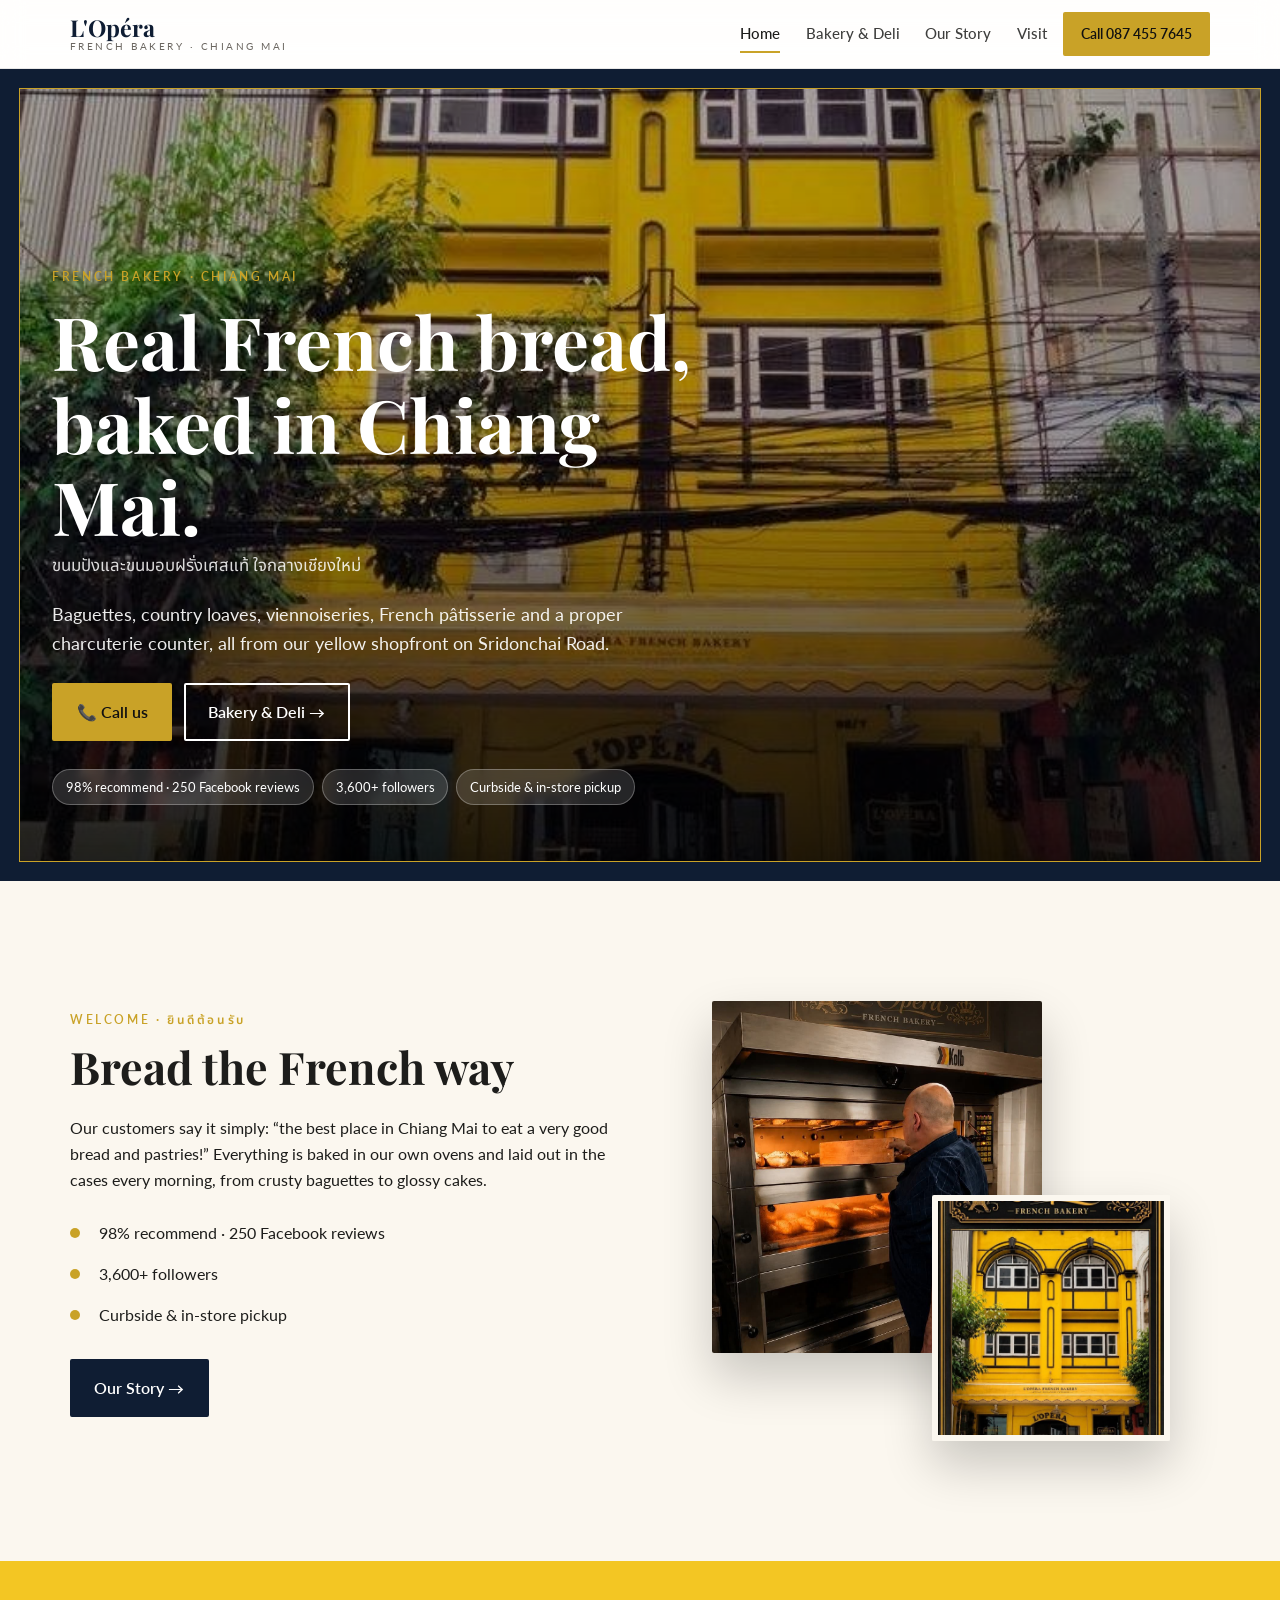
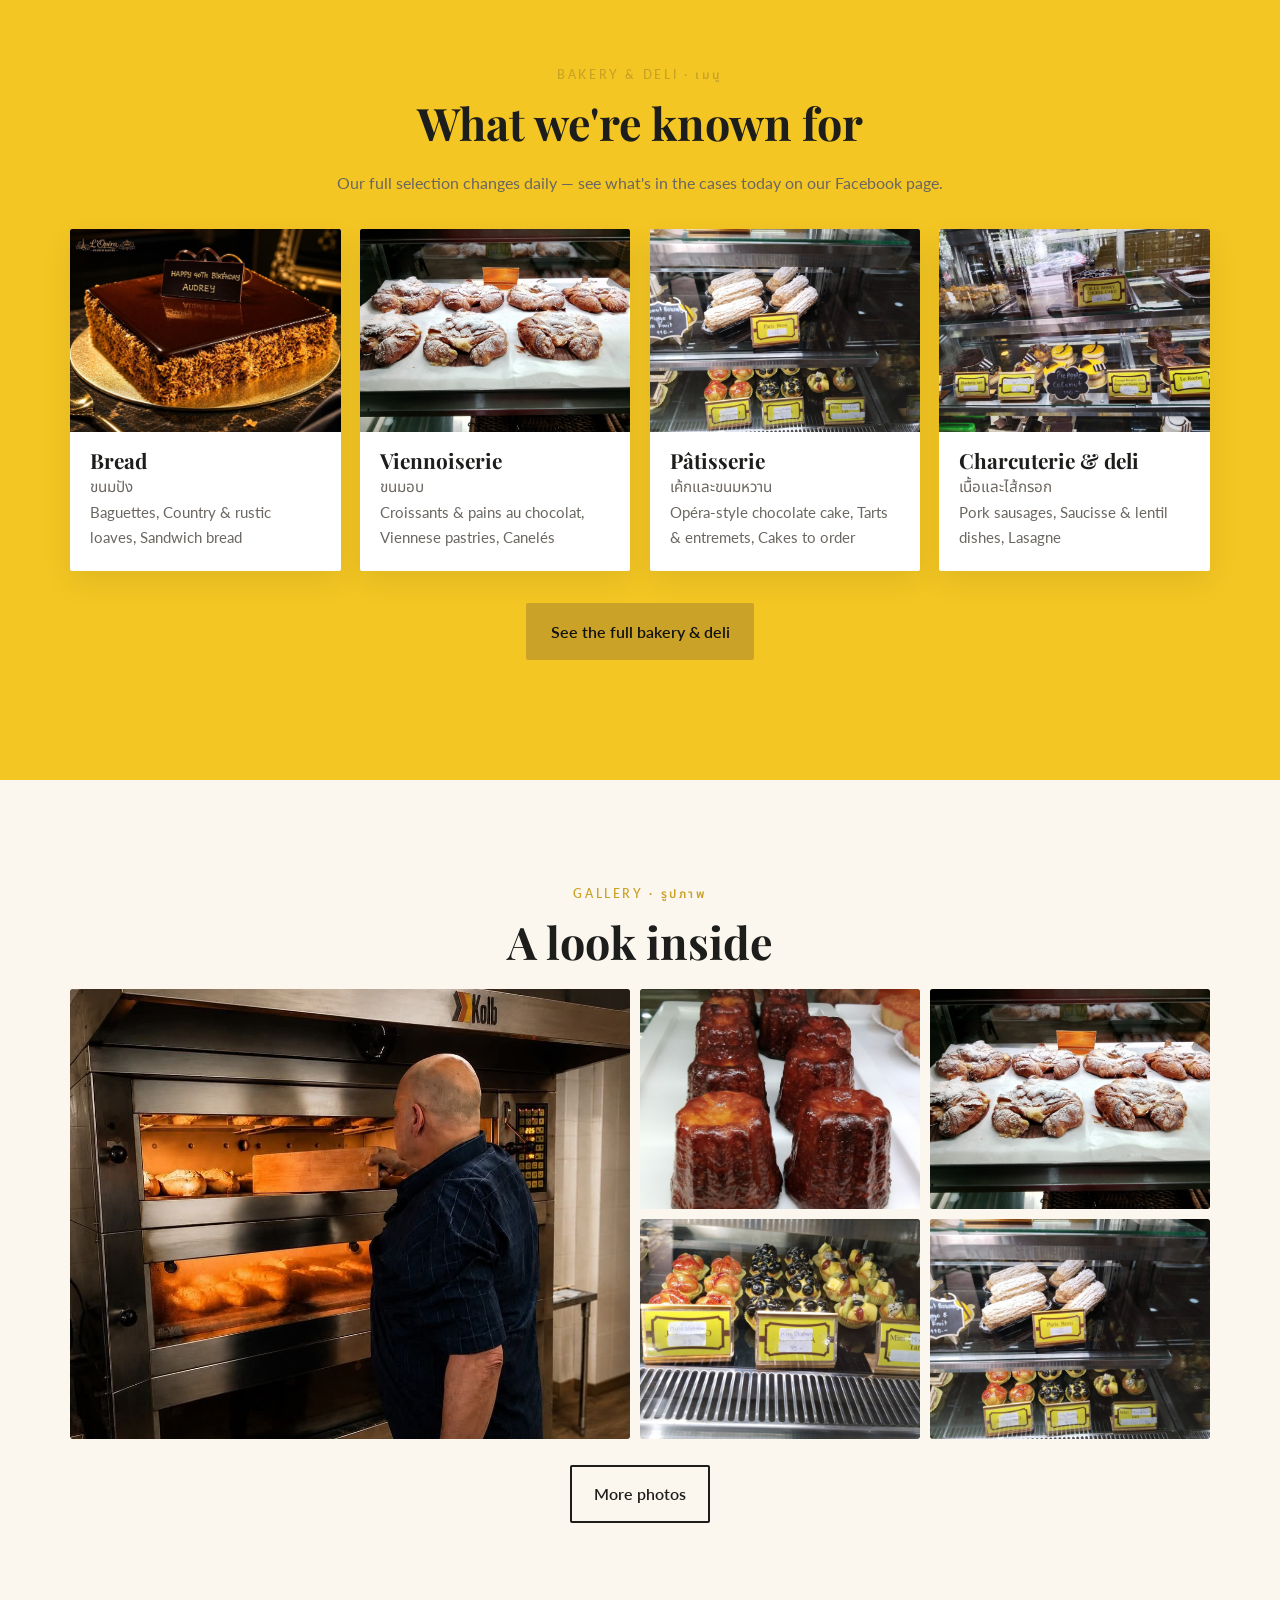
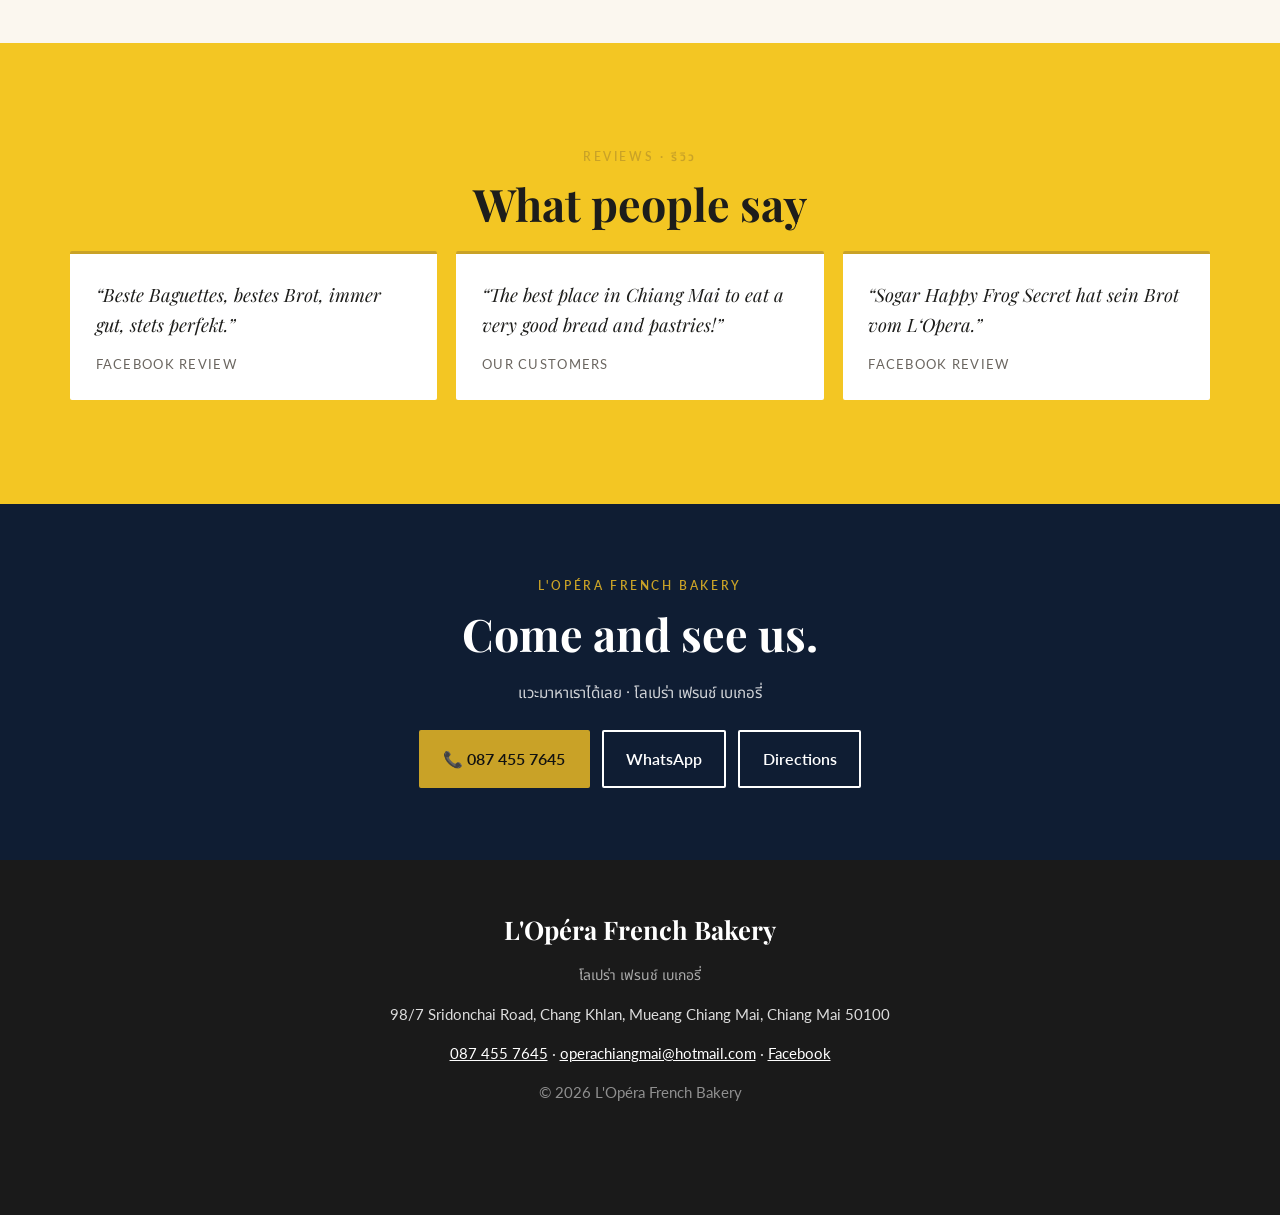
<file: index.html>
<!doctype html><html lang="en"><head><meta charset="utf-8"><meta name="viewport" content="width=device-width,initial-scale=1">
<title>L&#x27;Opéra French Bakery | French Bakery · Chiang Mai</title><meta name="description" content="Baguettes, country loaves, viennoiseries, French pâtisserie and a proper charcuterie counter, all from our yellow shopfront on Sridonchai Road."><meta name="theme-color" content="#0f1d33">
<meta property="og:title" content="L&#x27;Opéra French Bakery"><meta property="og:description" content="Baguettes, country loaves, viennoiseries, French pâtisserie and a proper charcuterie counter, all from our yellow shopfront on Sridonchai Road."><meta property="og:image" content="assets/images/00.jpg">
<link rel="preconnect" href="https://fonts.googleapis.com"><link rel="preconnect" href="https://fonts.gstatic.com" crossorigin>
<link href="https://fonts.googleapis.com/css2?family=Playfair+Display:wght@400;600;700&family=Lato:wght@300;400;500;600;700&family=Noto+Sans+Thai:wght@400;500&display=swap" rel="stylesheet"><link rel="stylesheet" href="css/styles.css"></head><body>
<header class="nav"><div class="wrap nav-in"><a class="brand" href="index.html"><b>L&#x27;Opéra</b><small>French Bakery · Chiang Mai</small></a>
<nav class="links" id="links"><a href="index.html" class=on>Home</a><a href="menu.html">Bakery &amp; Deli</a><a href="about.html">Our Story</a><a href="visit.html">Visit</a></nav><a class="btn sm" href="tel:0874557645">Call 087 455 7645</a><button class="burger" id="burger" aria-label="Menu"><span></span><span></span><span></span></button></div></header><section class="hero framed"><div class="frame"><img class="bgimg" src="assets/images/00.jpg" alt="Our yellow shopfront on Sridonchai Road"><div class="shade"></div><div class="hero-in rv"><p class="eyebrow">French Bakery · Chiang Mai</p><h1>Real French bread,<br>baked in Chiang Mai.</h1><p class="th">ขนมปังและขนมอบฝรั่งเศสแท้ ใจกลางเชียงใหม่</p><p class="lead">Baguettes, country loaves, viennoiseries, French pâtisserie and a proper charcuterie counter, all from our yellow shopfront on Sridonchai Road.</p><div class="cta"><a class="btn" href="tel:0874557645">📞 Call us</a><a class="btn ghost" style="color:#fff" href="menu.html">Bakery &amp; Deli →</a></div><div class="badges"><span>98% recommend · 250 Facebook reviews</span><span>3,600+ followers</span><span>Curbside &amp; in-store pickup</span></div></div></div></section>
<section class="s"><div class="wrap two"><div class="rv"><p class="eyebrow">Welcome · ยินดีต้อนรับ</p><h2>Bread the French way</h2><p>Our customers say it simply: “the best place in Chiang Mai to eat a very good bread and pastries!” Everything is baked in our own ovens and laid out in the cases every morning, from crusty baguettes to glossy cakes.</p><ul class="ticks"><li>98% recommend · 250 Facebook reviews</li><li>3,600+ followers</li><li>Curbside &amp; in-store pickup</li></ul><p style="margin-top:1.5rem"><a class="btn alt" href="about.html">Our Story →</a></p></div>
<figure class="stack rv"><img class="a1" src="assets/images/02.jpg" alt="Fresh from the oven" loading="lazy"><img class="a2" src="assets/images/01.jpg" alt="L&#x27;Opéra" loading="lazy"></figure></div></section>
<section class="s alt"><div class="wrap"><p class="eyebrow center">Bakery &amp; Deli · เมนู</p><h2 class="center">What we're known for</h2><p class="center sub">Our full selection changes daily — see what&#x27;s in the cases today on our Facebook page.</p><div class="feats"><article class="feat rv"><img src="assets/images/03.jpg" alt="Bread" loading="lazy"><div><h3>Bread</h3><p class="th">ขนมปัง</p><p>Baguettes, Country &amp; rustic loaves, Sandwich bread</p></div></article><article class="feat rv"><img src="assets/images/05.jpg" alt="Viennoiserie" loading="lazy"><div><h3>Viennoiserie</h3><p class="th">ขนมอบ</p><p>Croissants &amp; pains au chocolat, Viennese pastries, Canelés</p></div></article><article class="feat rv"><img src="assets/images/07.jpg" alt="Pâtisserie" loading="lazy"><div><h3>Pâtisserie</h3><p class="th">เค้กและขนมหวาน</p><p>Opéra-style chocolate cake, Tarts &amp; entremets, Cakes to order</p></div></article><article class="feat rv"><img src="assets/images/09.jpg" alt="Charcuterie &amp; deli" loading="lazy"><div><h3>Charcuterie &amp; deli</h3><p class="th">เนื้อและไส้กรอก</p><p>Pork sausages, Saucisse &amp; lentil dishes, Lasagne</p></div></article></div><p class="center" style="margin-top:2rem"><a class="btn" href="menu.html">See the full bakery &amp; deli</a></p></div></section>
<section class="s"><div class="wrap"><p class="eyebrow center">Gallery · รูปภาพ</p><h2 class="center">A look inside</h2><div class="strip rv"><a href="assets/images/02.jpg" data-lb="Fresh from the oven"><img src="assets/images/02.jpg" alt="Fresh from the oven" loading="lazy"></a><a href="assets/images/04.jpg" data-lb="Canelés"><img src="assets/images/04.jpg" alt="Canelés" loading="lazy"></a><a href="assets/images/05.jpg" data-lb="Pastries"><img src="assets/images/05.jpg" alt="Pastries" loading="lazy"></a><a href="assets/images/06.jpg" data-lb="The cake case"><img src="assets/images/06.jpg" alt="The cake case" loading="lazy"></a><a href="assets/images/07.jpg" data-lb="Morning cases"><img src="assets/images/07.jpg" alt="Morning cases" loading="lazy"></a></div><p class="center" style="margin-top:1.6rem"><a class="btn ghost" href="about.html#gallery">More photos</a></p></div></section>
<section class="s alt"><div class="wrap"><p class="eyebrow center">Reviews · รีวิว</p><h2 class="center">What people say</h2><div class="quotes"><blockquote class="rv">“Beste Baguettes, bestes Brot, immer gut, stets perfekt.”<cite>Facebook review</cite></blockquote><blockquote class="rv">“The best place in Chiang Mai to eat a very good bread and pastries!”<cite>Our customers</cite></blockquote><blockquote class="rv">“Sogar Happy Frog Secret hat sein Brot vom L‘Opera.”<cite>Facebook review</cite></blockquote></div></div></section><section class="band"><div class="wrap rv"><p class="eyebrow" style="color:var(--b)">L&#x27;Opéra French Bakery</p><h2>Come and see us.</h2><p class="th">แวะมาหาเราได้เลย · โลเปร่า เฟรนช์ เบเกอรี่</p>
<div class="cta"><a class="btn" href="tel:0874557645">📞 087 455 7645</a><a class="btn ghost" style="color:#fff" href="https://wa.me/66874557645">WhatsApp</a><a class="btn ghost" style="color:#fff" href="https://www.google.com/maps/search/?api=1&query=L%27Op%C3%A9ra%20French%20Bakery%2C%2098/7%20Sridonchai%20Road%2C%20Chang%20Khlan%2C%20Mueang%20Chiang%20Mai%2C%20Chiang%20Mai%2050100">Directions</a></div></div></section>
<footer class="foot"><div class="wrap"><b>L&#x27;Opéra French Bakery</b><p class="th">โลเปร่า เฟรนช์ เบเกอรี่</p><p>98/7 Sridonchai Road, Chang Khlan, Mueang Chiang Mai, Chiang Mai 50100</p>
<p><a href="tel:0874557645">087 455 7645</a> · <a href="mailto:operachiangmai@hotmail.com">operachiangmai@hotmail.com</a> · <a href="https://www.facebook.com/1518728611749956">Facebook</a></p><p style="opacity:.6">© 2026 L&#x27;Opéra French Bakery</p></div></footer>
<div class="mbar"><a href="tel:0874557645">📞 Call</a><a href="https://wa.me/66874557645">💬 WhatsApp</a><a href="https://www.google.com/maps/search/?api=1&query=L%27Op%C3%A9ra%20French%20Bakery%2C%2098/7%20Sridonchai%20Road%2C%20Chang%20Khlan%2C%20Mueang%20Chiang%20Mai%2C%20Chiang%20Mai%2050100">📍 Map</a></div>
<div class="lb" id="lb"><button aria-label="Close">×</button><img alt=""><p></p></div><script src="js/main.js"></script></body></html>
</file>
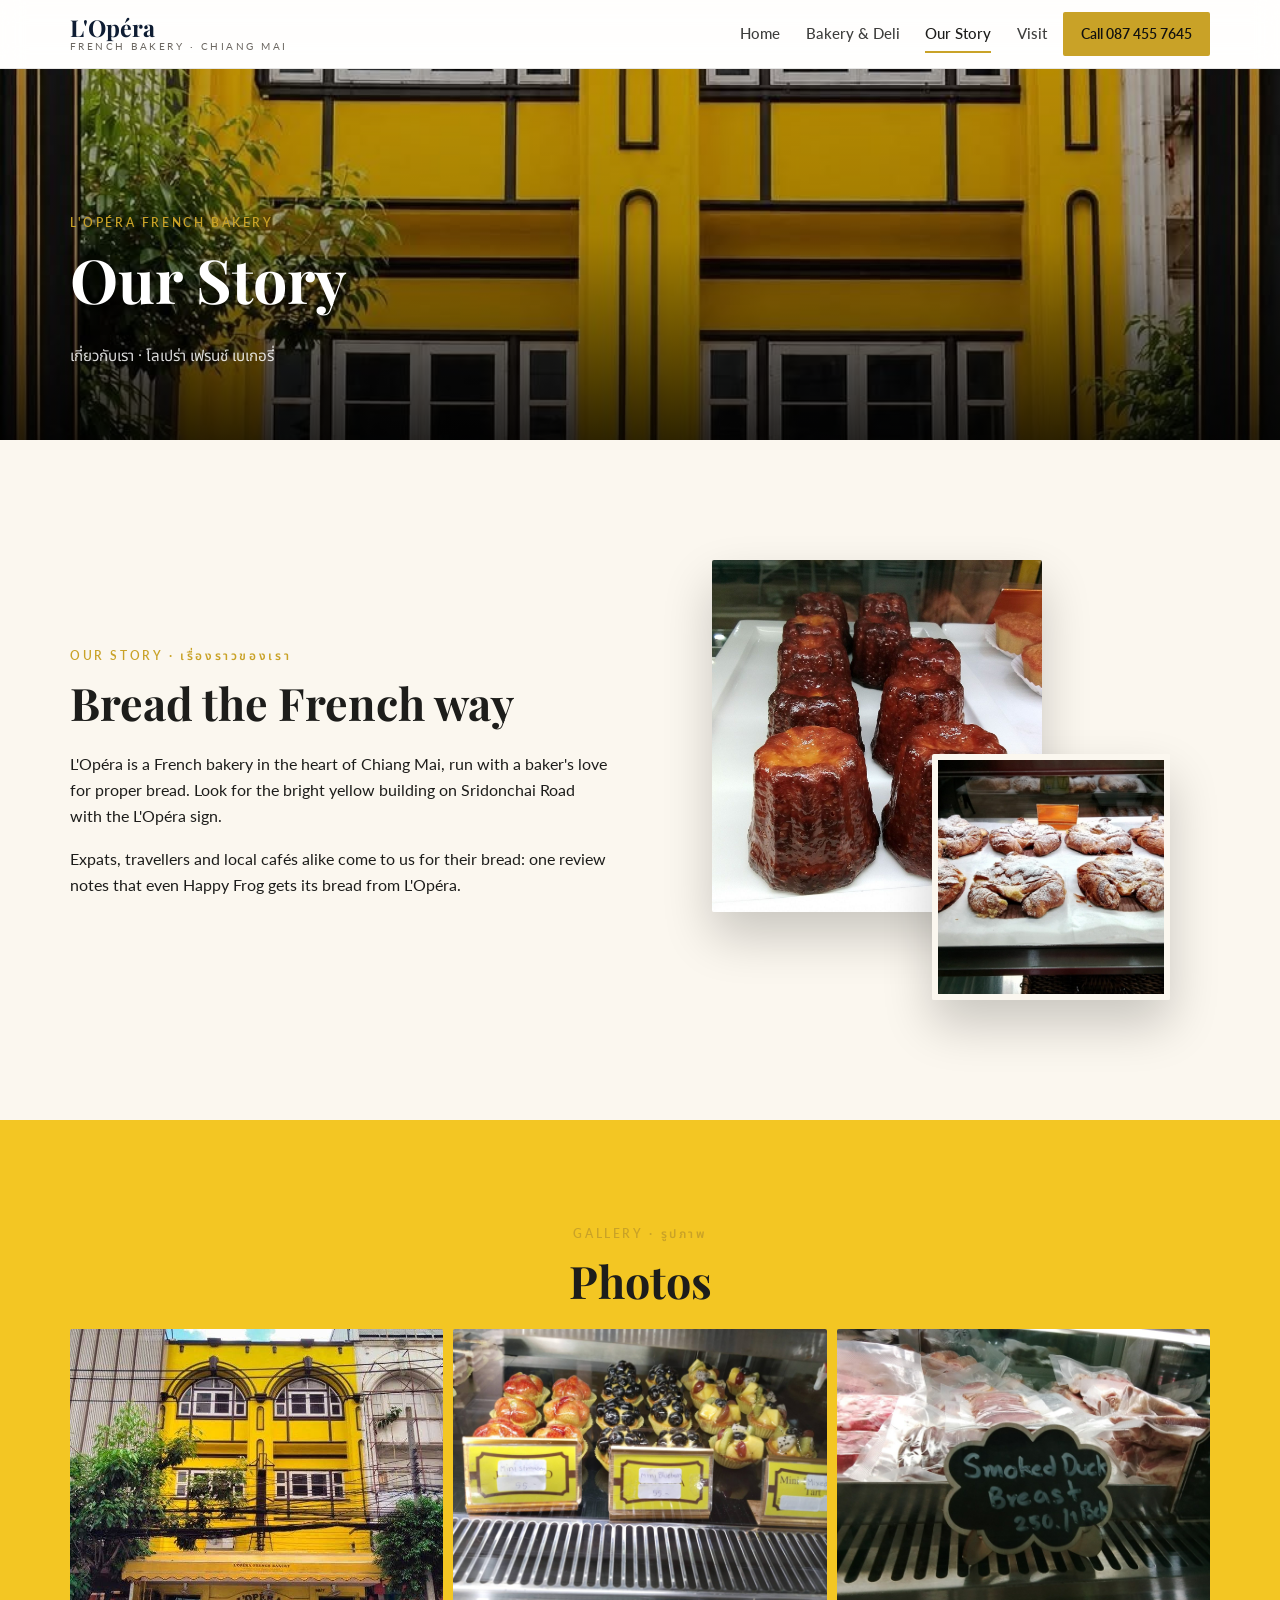
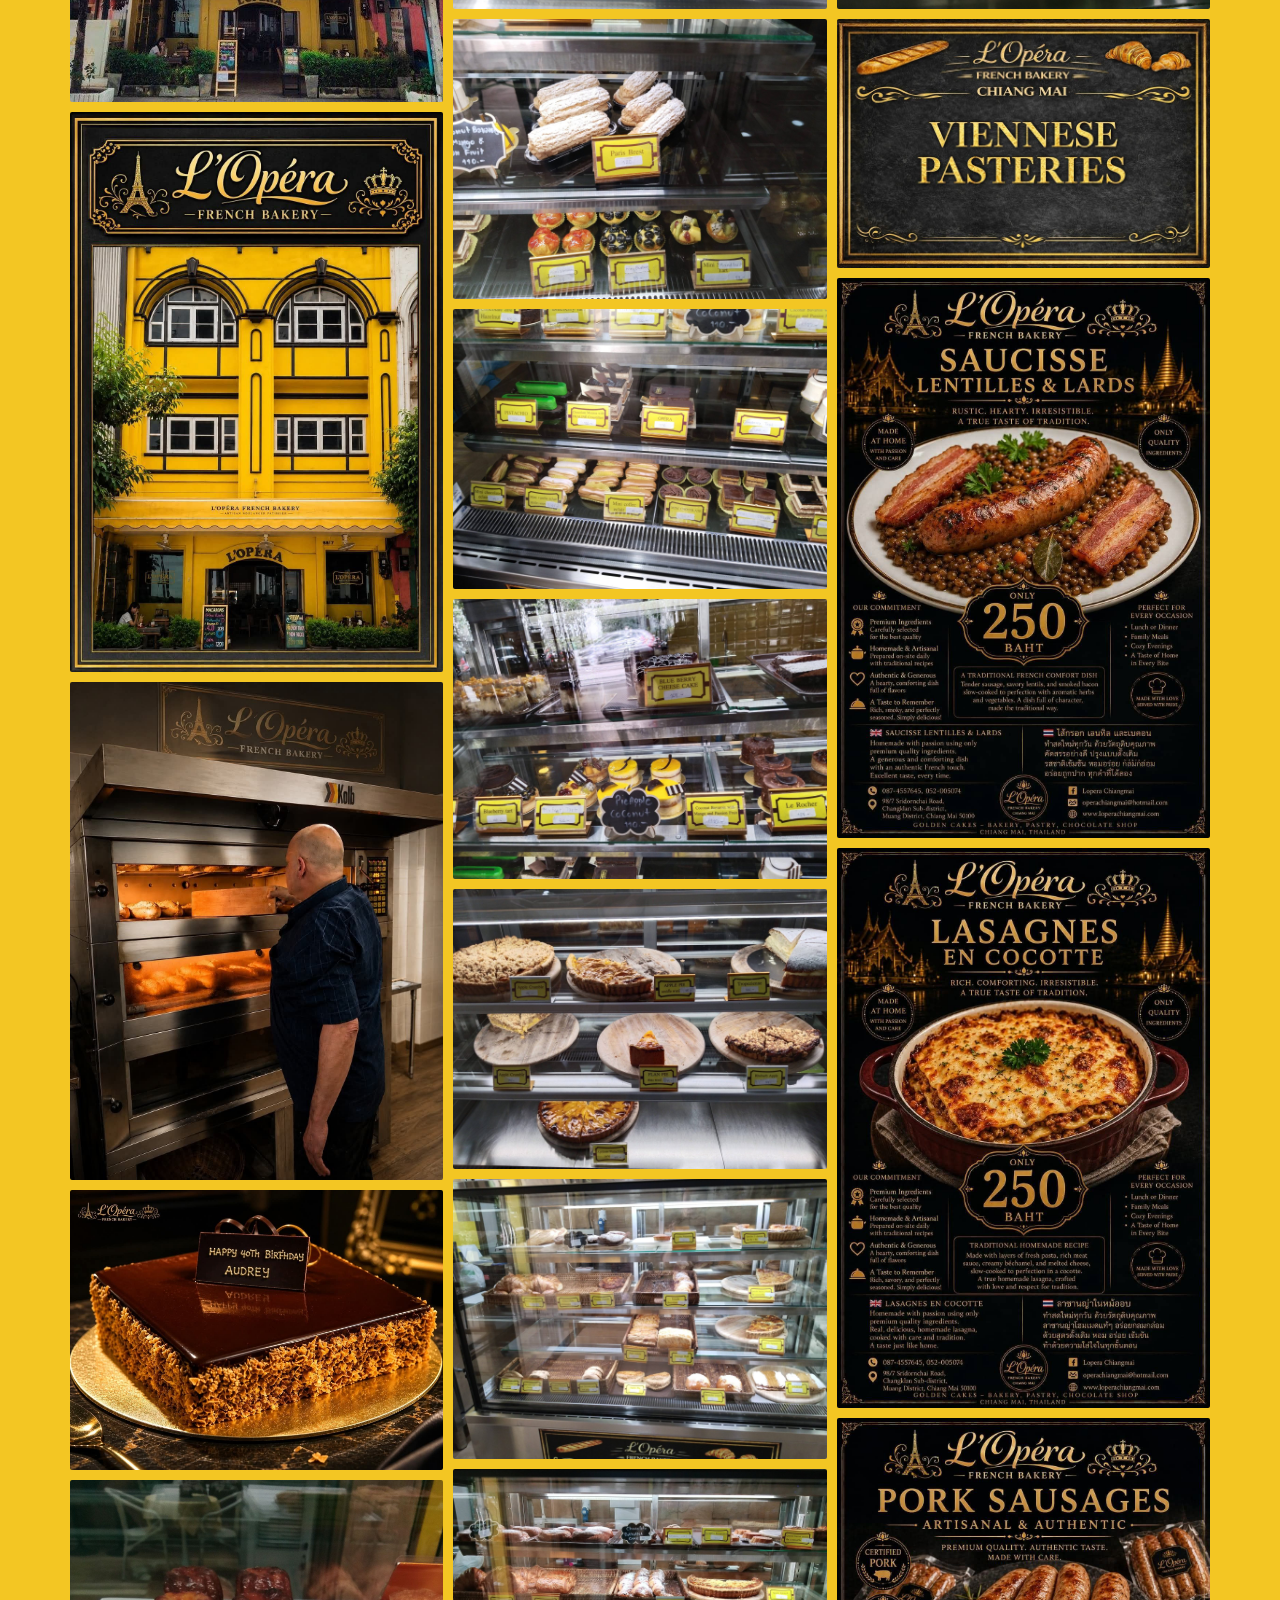
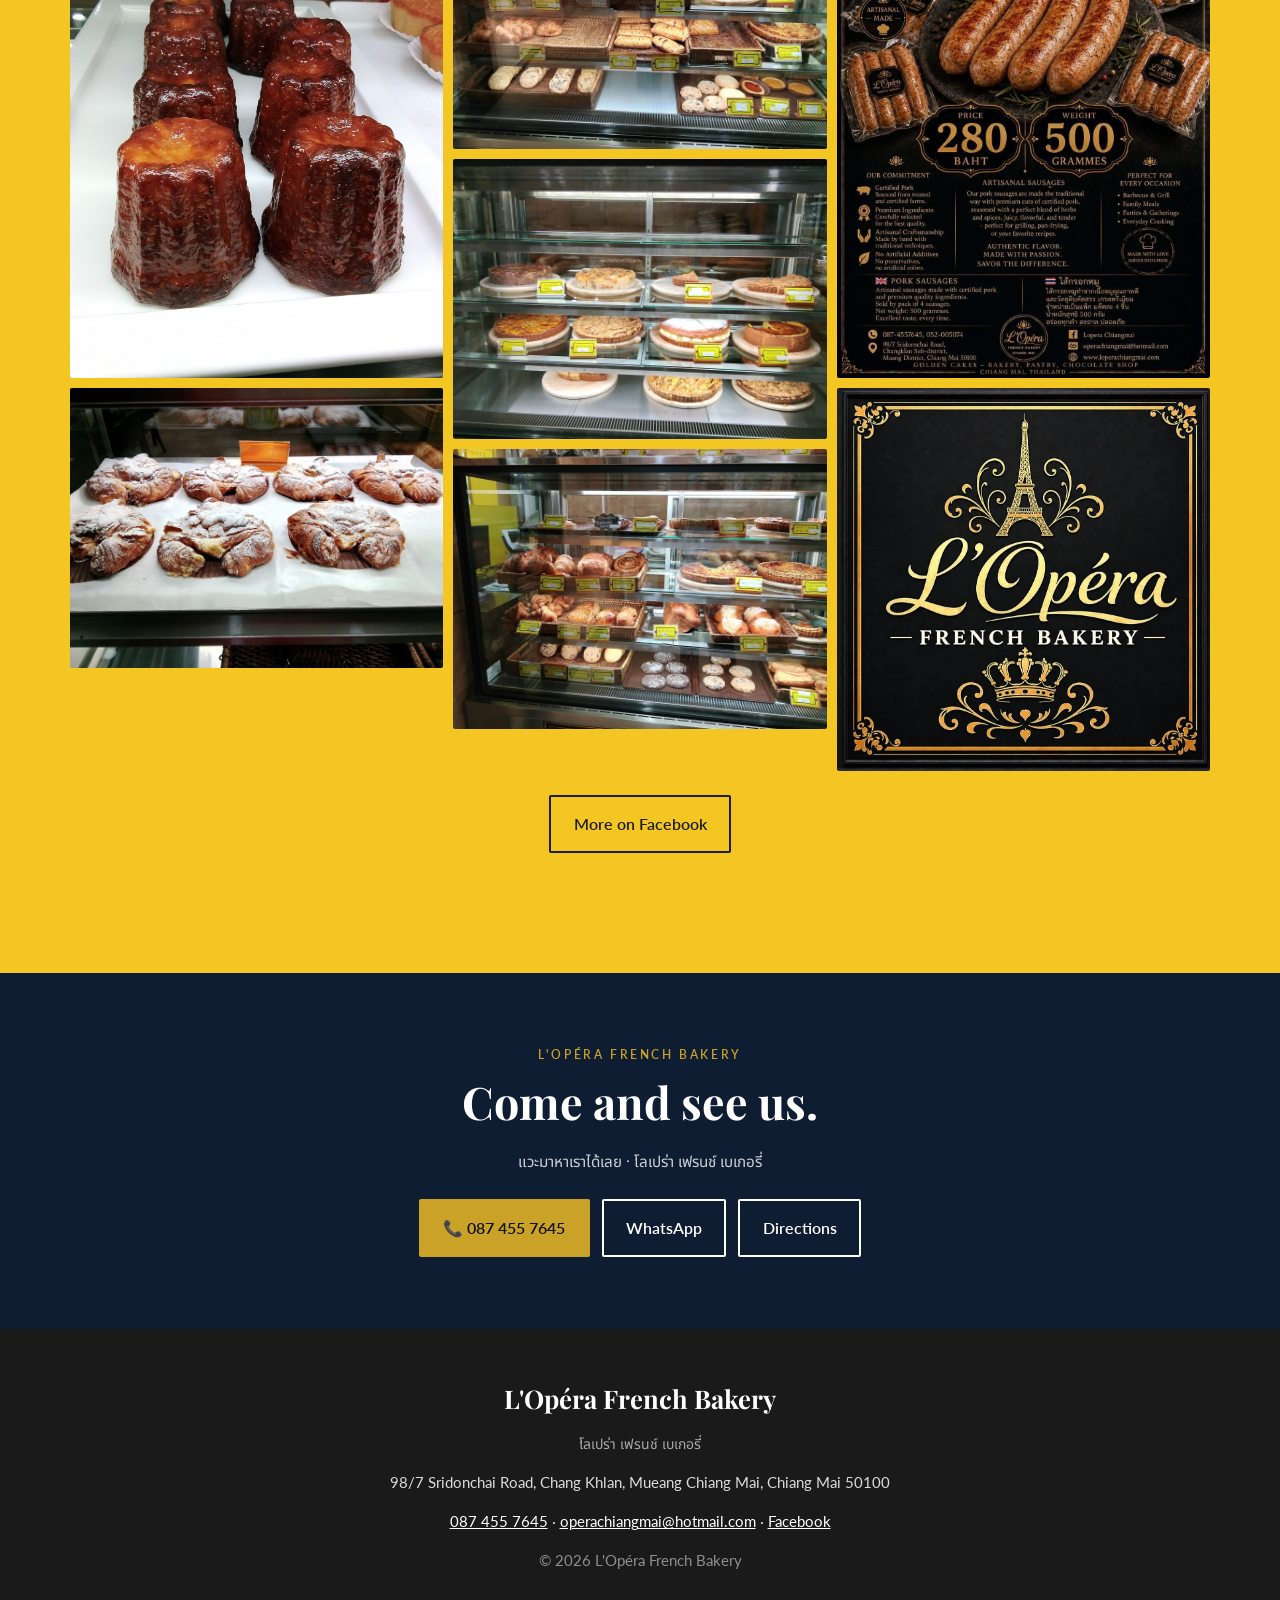
<file: about.html>
<!doctype html><html lang="en"><head><meta charset="utf-8"><meta name="viewport" content="width=device-width,initial-scale=1">
<title>Our Story | L&#x27;Opéra French Bakery</title><meta name="description" content="L&#x27;Opéra is a French bakery in the heart of Chiang Mai, run with a baker&#x27;s love for proper bread. Look for the bright yellow building on Sridonchai Road with the L&#x27;Opéra sign."><meta name="theme-color" content="#0f1d33">
<meta property="og:title" content="L&#x27;Opéra French Bakery"><meta property="og:description" content="L&#x27;Opéra is a French bakery in the heart of Chiang Mai, run with a baker&#x27;s love for proper bread. Look for the bright yellow building on Sridonchai Road with the L&#x27;Opéra sign."><meta property="og:image" content="assets/images/00.jpg">
<link rel="preconnect" href="https://fonts.googleapis.com"><link rel="preconnect" href="https://fonts.gstatic.com" crossorigin>
<link href="https://fonts.googleapis.com/css2?family=Playfair+Display:wght@400;600;700&family=Lato:wght@300;400;500;600;700&family=Noto+Sans+Thai:wght@400;500&display=swap" rel="stylesheet"><link rel="stylesheet" href="css/styles.css"></head><body>
<header class="nav"><div class="wrap nav-in"><a class="brand" href="index.html"><b>L&#x27;Opéra</b><small>French Bakery · Chiang Mai</small></a>
<nav class="links" id="links"><a href="index.html">Home</a><a href="menu.html">Bakery &amp; Deli</a><a href="about.html" class=on>Our Story</a><a href="visit.html">Visit</a></nav><a class="btn sm" href="tel:0874557645">Call 087 455 7645</a><button class="burger" id="burger" aria-label="Menu"><span></span><span></span><span></span></button></div></header><section class="phero"><img src="assets/images/01.jpg" alt=""><div class="shade"></div><div class="wrap rv"><p class="eyebrow">L&#x27;Opéra French Bakery</p><h1>Our Story</h1><p class="th">เกี่ยวกับเรา · โลเปร่า เฟรนช์ เบเกอรี่</p></div></section>
<section class="s"><div class="wrap two"><div class="rv"><p class="eyebrow">Our story · เรื่องราวของเรา</p><h2>Bread the French way</h2><p>L&#x27;Opéra is a French bakery in the heart of Chiang Mai, run with a baker&#x27;s love for proper bread. Look for the bright yellow building on Sridonchai Road with the L&#x27;Opéra sign.</p><p>Expats, travellers and local cafés alike come to us for their bread: one review notes that even Happy Frog gets its bread from L&#x27;Opéra.</p></div><figure class="stack rv"><img class="a1" src="assets/images/04.jpg" alt="Canelés" loading="lazy"><img class="a2" src="assets/images/05.jpg" alt="Pastries" loading="lazy"></figure></div></section>
<section class="s alt" id="gallery"><div class="wrap"><p class="eyebrow center">Gallery · รูปภาพ</p><h2 class="center">Photos</h2><div class="gal"><a href="assets/images/00.jpg" data-lb="Our yellow shopfront on Sridonchai Road"><img src="assets/images/00.jpg" alt="Our yellow shopfront on Sridonchai Road" loading="lazy"></a><a href="assets/images/01.jpg" data-lb="L&#x27;Opéra"><img src="assets/images/01.jpg" alt="L&#x27;Opéra" loading="lazy"></a><a href="assets/images/02.jpg" data-lb="Fresh from the oven"><img src="assets/images/02.jpg" alt="Fresh from the oven" loading="lazy"></a><a href="assets/images/03.jpg" data-lb="Chocolate layer cake"><img src="assets/images/03.jpg" alt="Chocolate layer cake" loading="lazy"></a><a href="assets/images/04.jpg" data-lb="Canelés"><img src="assets/images/04.jpg" alt="Canelés" loading="lazy"></a><a href="assets/images/05.jpg" data-lb="Pastries"><img src="assets/images/05.jpg" alt="Pastries" loading="lazy"></a><a href="assets/images/06.jpg" data-lb="The cake case"><img src="assets/images/06.jpg" alt="The cake case" loading="lazy"></a><a href="assets/images/07.jpg" data-lb="Morning cases"><img src="assets/images/07.jpg" alt="Morning cases" loading="lazy"></a><a href="assets/images/08.jpg" data-lb="Viennoiserie"><img src="assets/images/08.jpg" alt="Viennoiserie" loading="lazy"></a><a href="assets/images/09.jpg" data-lb="Breads"><img src="assets/images/09.jpg" alt="Breads" loading="lazy"></a><a href="assets/images/10.jpg" data-lb="Tarts"><img src="assets/images/10.jpg" alt="Tarts" loading="lazy"></a><a href="assets/images/11.jpg" data-lb="Cakes"><img src="assets/images/11.jpg" alt="Cakes" loading="lazy"></a><a href="assets/images/12.jpg" data-lb="Pâtisserie"><img src="assets/images/12.jpg" alt="Pâtisserie" loading="lazy"></a><a href="assets/images/13.jpg" data-lb="Tarts &amp; quiches"><img src="assets/images/13.jpg" alt="Tarts &amp; quiches" loading="lazy"></a><a href="assets/images/14.jpg" data-lb="Daily specials"><img src="assets/images/14.jpg" alt="Daily specials" loading="lazy"></a><a href="assets/images/15.jpg" data-lb="Deli counter"><img src="assets/images/15.jpg" alt="Deli counter" loading="lazy"></a><a href="assets/images/16.jpg" data-lb="Smoked pork belly"><img src="assets/images/16.jpg" alt="Smoked pork belly" loading="lazy"></a><a href="assets/images/17.jpg" data-lb="Saucisse &amp; lentils"><img src="assets/images/17.jpg" alt="Saucisse &amp; lentils" loading="lazy"></a><a href="assets/images/18.jpg" data-lb="Lasagne"><img src="assets/images/18.jpg" alt="Lasagne" loading="lazy"></a><a href="assets/images/19.jpg" data-lb="Pork sausages"><img src="assets/images/19.jpg" alt="Pork sausages" loading="lazy"></a><a href="assets/images/20.jpg" data-lb="L&#x27;Opéra French Bakery"><img src="assets/images/20.jpg" alt="L&#x27;Opéra French Bakery" loading="lazy"></a></div><p class="center" style="margin-top:1.5rem"><a class="btn ghost" href="https://www.facebook.com/1518728611749956">More on Facebook</a></p></div></section><section class="band"><div class="wrap rv"><p class="eyebrow" style="color:var(--b)">L&#x27;Opéra French Bakery</p><h2>Come and see us.</h2><p class="th">แวะมาหาเราได้เลย · โลเปร่า เฟรนช์ เบเกอรี่</p>
<div class="cta"><a class="btn" href="tel:0874557645">📞 087 455 7645</a><a class="btn ghost" style="color:#fff" href="https://wa.me/66874557645">WhatsApp</a><a class="btn ghost" style="color:#fff" href="https://www.google.com/maps/search/?api=1&query=L%27Op%C3%A9ra%20French%20Bakery%2C%2098/7%20Sridonchai%20Road%2C%20Chang%20Khlan%2C%20Mueang%20Chiang%20Mai%2C%20Chiang%20Mai%2050100">Directions</a></div></div></section>
<footer class="foot"><div class="wrap"><b>L&#x27;Opéra French Bakery</b><p class="th">โลเปร่า เฟรนช์ เบเกอรี่</p><p>98/7 Sridonchai Road, Chang Khlan, Mueang Chiang Mai, Chiang Mai 50100</p>
<p><a href="tel:0874557645">087 455 7645</a> · <a href="mailto:operachiangmai@hotmail.com">operachiangmai@hotmail.com</a> · <a href="https://www.facebook.com/1518728611749956">Facebook</a></p><p style="opacity:.6">© 2026 L&#x27;Opéra French Bakery</p></div></footer>
<div class="mbar"><a href="tel:0874557645">📞 Call</a><a href="https://wa.me/66874557645">💬 WhatsApp</a><a href="https://www.google.com/maps/search/?api=1&query=L%27Op%C3%A9ra%20French%20Bakery%2C%2098/7%20Sridonchai%20Road%2C%20Chang%20Khlan%2C%20Mueang%20Chiang%20Mai%2C%20Chiang%20Mai%2050100">📍 Map</a></div>
<div class="lb" id="lb"><button aria-label="Close">×</button><img alt=""><p></p></div><script src="js/main.js"></script></body></html>
</file>
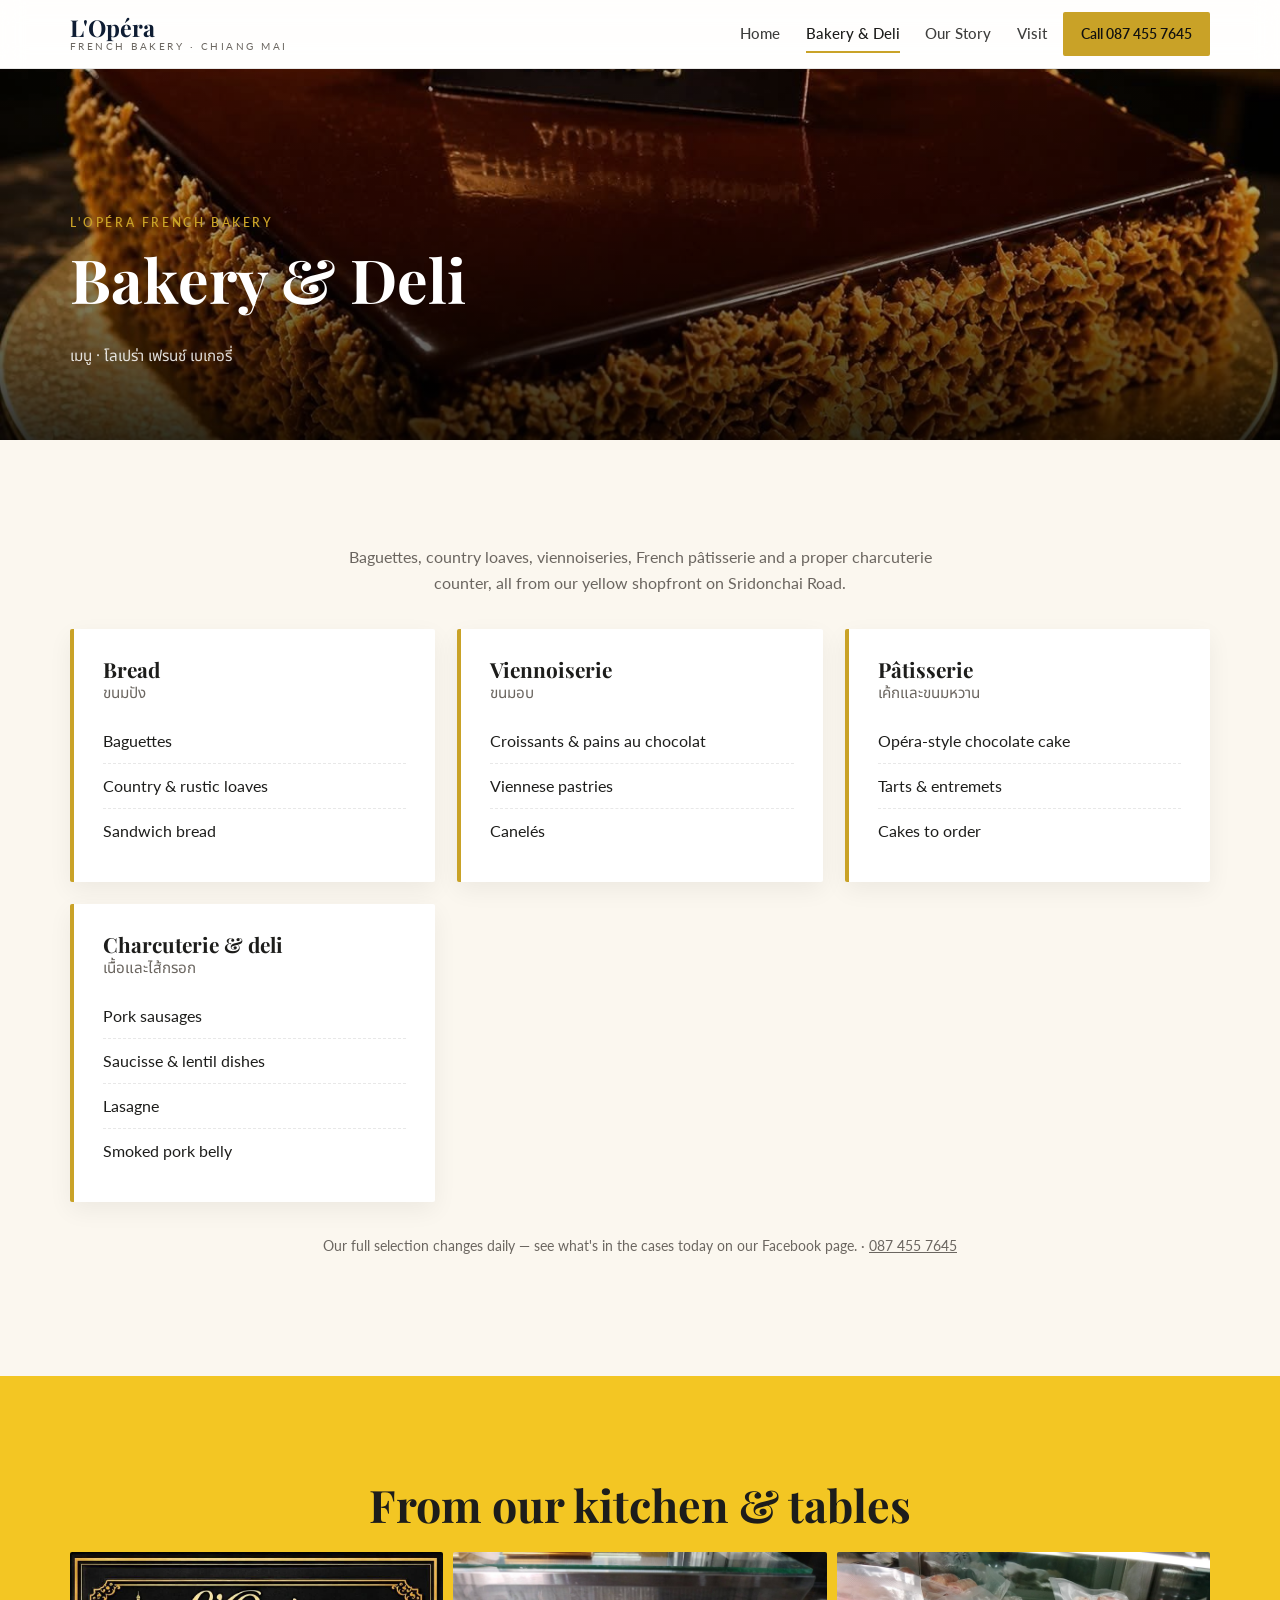
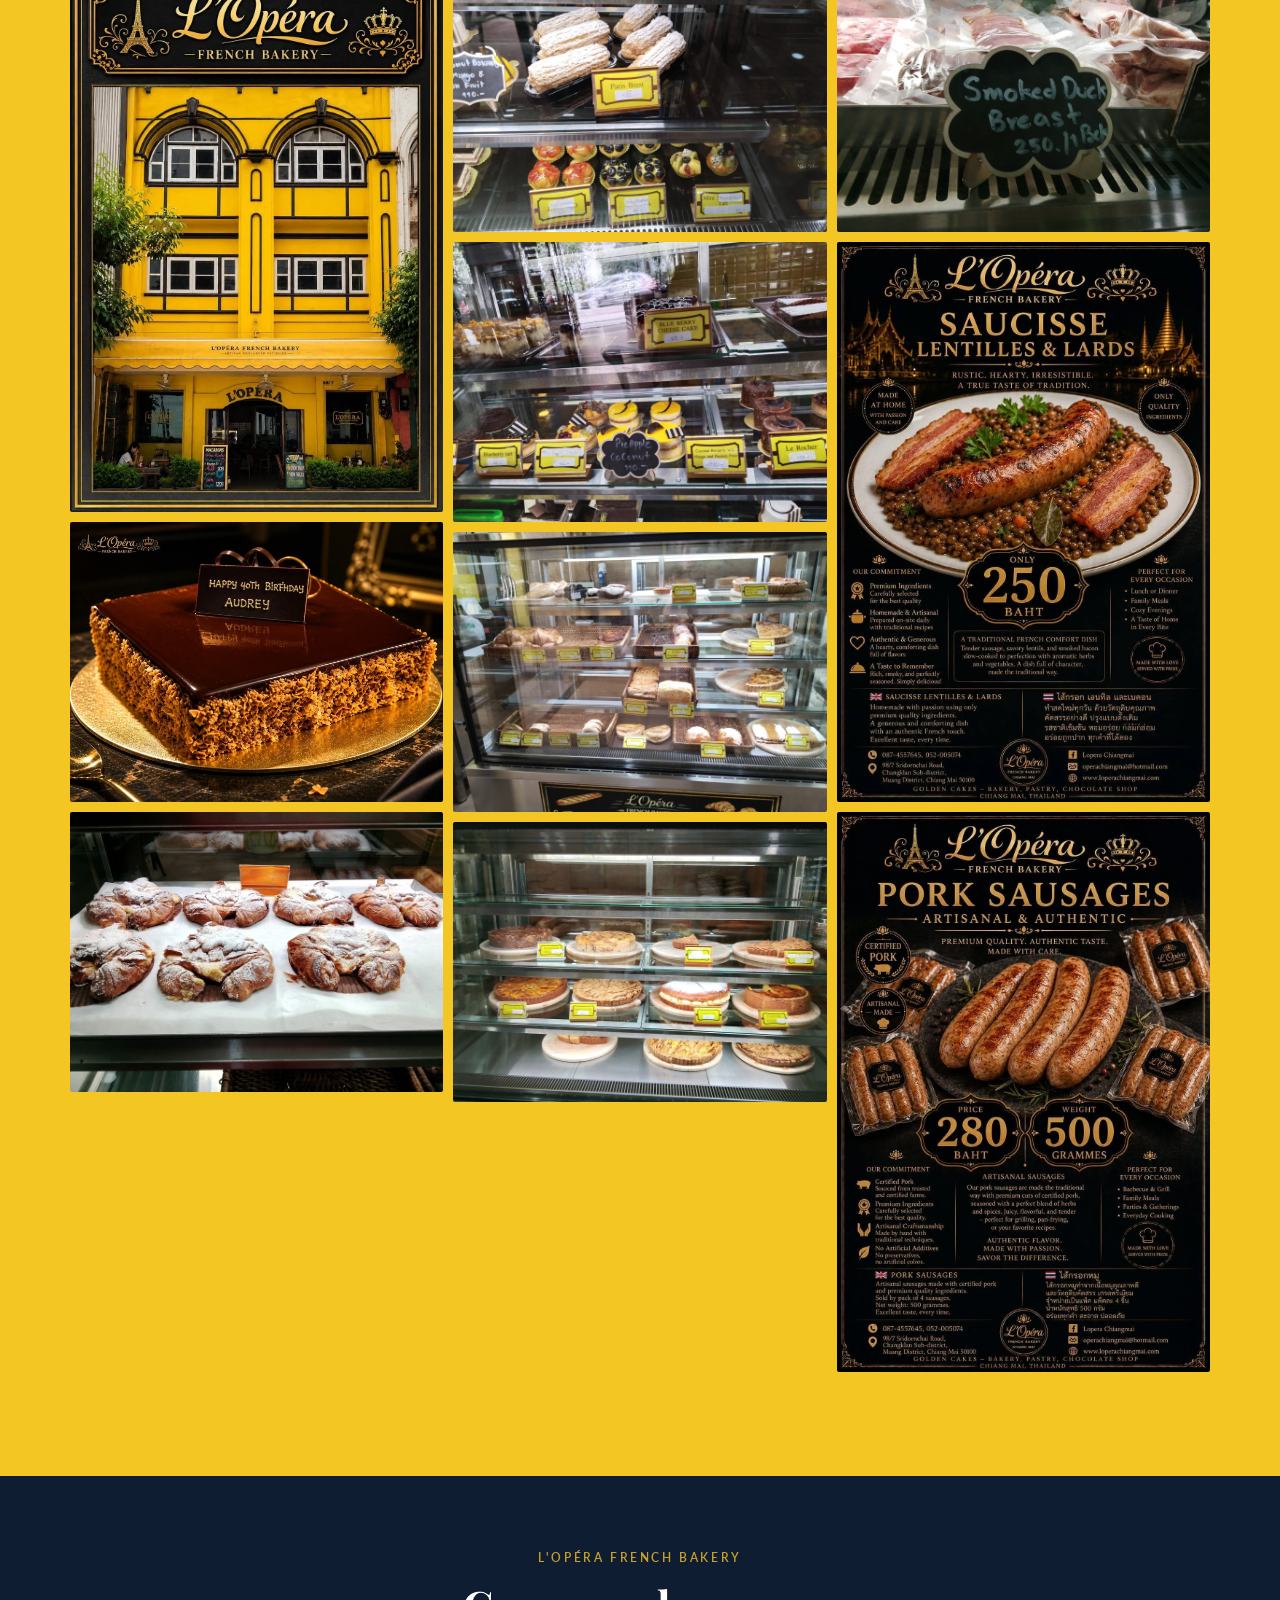
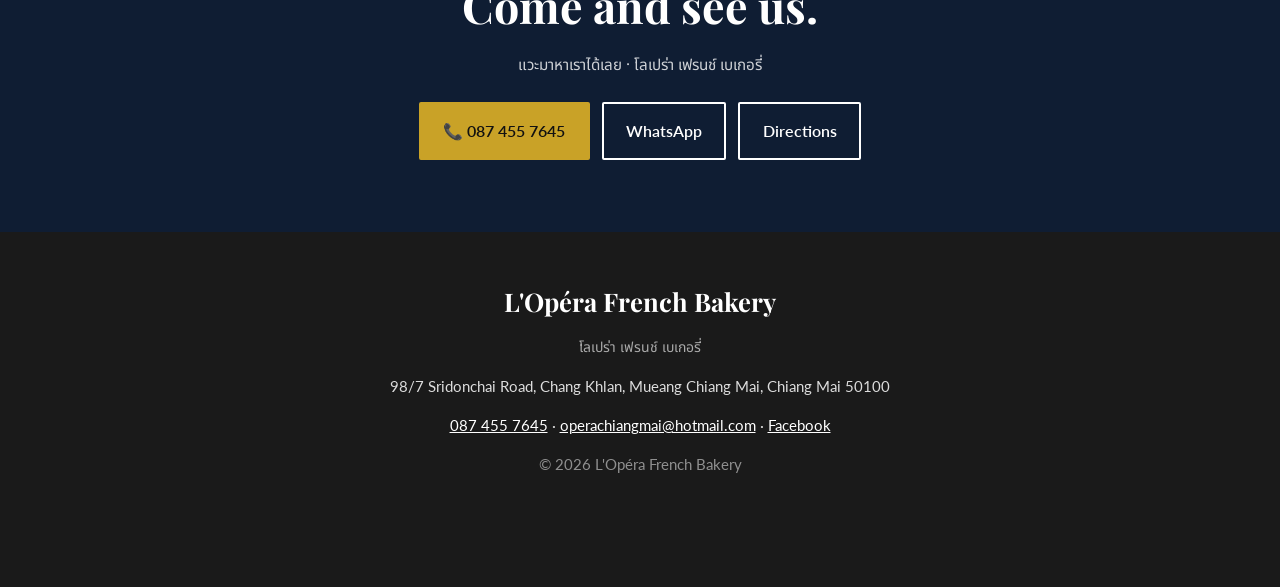
<file: menu.html>
<!doctype html><html lang="en"><head><meta charset="utf-8"><meta name="viewport" content="width=device-width,initial-scale=1">
<title>Bakery &amp; Deli | L&#x27;Opéra French Bakery</title><meta name="description" content="Our full selection changes daily — see what&#x27;s in the cases today on our Facebook page."><meta name="theme-color" content="#0f1d33">
<meta property="og:title" content="L&#x27;Opéra French Bakery"><meta property="og:description" content="Our full selection changes daily — see what&#x27;s in the cases today on our Facebook page."><meta property="og:image" content="assets/images/00.jpg">
<link rel="preconnect" href="https://fonts.googleapis.com"><link rel="preconnect" href="https://fonts.gstatic.com" crossorigin>
<link href="https://fonts.googleapis.com/css2?family=Playfair+Display:wght@400;600;700&family=Lato:wght@300;400;500;600;700&family=Noto+Sans+Thai:wght@400;500&display=swap" rel="stylesheet"><link rel="stylesheet" href="css/styles.css"></head><body>
<header class="nav"><div class="wrap nav-in"><a class="brand" href="index.html"><b>L&#x27;Opéra</b><small>French Bakery · Chiang Mai</small></a>
<nav class="links" id="links"><a href="index.html">Home</a><a href="menu.html" class=on>Bakery &amp; Deli</a><a href="about.html">Our Story</a><a href="visit.html">Visit</a></nav><a class="btn sm" href="tel:0874557645">Call 087 455 7645</a><button class="burger" id="burger" aria-label="Menu"><span></span><span></span><span></span></button></div></header><section class="phero"><img src="assets/images/03.jpg" alt=""><div class="shade"></div><div class="wrap rv"><p class="eyebrow">L&#x27;Opéra French Bakery</p><h1>Bakery &amp; Deli</h1><p class="th">เมนู · โลเปร่า เฟรนช์ เบเกอรี่</p></div></section>
<section class="s"><div class="wrap"><p class="center sub">Baguettes, country loaves, viennoiseries, French pâtisserie and a proper charcuterie counter, all from our yellow shopfront on Sridonchai Road.</p><div class="menu"><div class="mcard rv"><h3>Bread</h3><p class="th">ขนมปัง</p><ul><li>Baguettes</li><li>Country &amp; rustic loaves</li><li>Sandwich bread</li></ul></div><div class="mcard rv"><h3>Viennoiserie</h3><p class="th">ขนมอบ</p><ul><li>Croissants &amp; pains au chocolat</li><li>Viennese pastries</li><li>Canelés</li></ul></div><div class="mcard rv"><h3>Pâtisserie</h3><p class="th">เค้กและขนมหวาน</p><ul><li>Opéra-style chocolate cake</li><li>Tarts &amp; entremets</li><li>Cakes to order</li></ul></div><div class="mcard rv"><h3>Charcuterie &amp; deli</h3><p class="th">เนื้อและไส้กรอก</p><ul><li>Pork sausages</li><li>Saucisse &amp; lentil dishes</li><li>Lasagne</li><li>Smoked pork belly</li></ul></div></div><p class="note">Our full selection changes daily — see what&#x27;s in the cases today on our Facebook page. · <a href="tel:0874557645">087 455 7645</a></p></div></section>
<section class="s alt"><div class="wrap"><h2 class="center">From our kitchen &amp; tables</h2><div class="gal rv"><a href="assets/images/01.jpg" data-lb="L&#x27;Opéra"><img src="assets/images/01.jpg" alt="L&#x27;Opéra" loading="lazy"></a><a href="assets/images/03.jpg" data-lb="Chocolate layer cake"><img src="assets/images/03.jpg" alt="Chocolate layer cake" loading="lazy"></a><a href="assets/images/05.jpg" data-lb="Pastries"><img src="assets/images/05.jpg" alt="Pastries" loading="lazy"></a><a href="assets/images/07.jpg" data-lb="Morning cases"><img src="assets/images/07.jpg" alt="Morning cases" loading="lazy"></a><a href="assets/images/09.jpg" data-lb="Breads"><img src="assets/images/09.jpg" alt="Breads" loading="lazy"></a><a href="assets/images/11.jpg" data-lb="Cakes"><img src="assets/images/11.jpg" alt="Cakes" loading="lazy"></a><a href="assets/images/13.jpg" data-lb="Tarts &amp; quiches"><img src="assets/images/13.jpg" alt="Tarts &amp; quiches" loading="lazy"></a><a href="assets/images/15.jpg" data-lb="Deli counter"><img src="assets/images/15.jpg" alt="Deli counter" loading="lazy"></a><a href="assets/images/17.jpg" data-lb="Saucisse &amp; lentils"><img src="assets/images/17.jpg" alt="Saucisse &amp; lentils" loading="lazy"></a><a href="assets/images/19.jpg" data-lb="Pork sausages"><img src="assets/images/19.jpg" alt="Pork sausages" loading="lazy"></a></div></div></section><section class="band"><div class="wrap rv"><p class="eyebrow" style="color:var(--b)">L&#x27;Opéra French Bakery</p><h2>Come and see us.</h2><p class="th">แวะมาหาเราได้เลย · โลเปร่า เฟรนช์ เบเกอรี่</p>
<div class="cta"><a class="btn" href="tel:0874557645">📞 087 455 7645</a><a class="btn ghost" style="color:#fff" href="https://wa.me/66874557645">WhatsApp</a><a class="btn ghost" style="color:#fff" href="https://www.google.com/maps/search/?api=1&query=L%27Op%C3%A9ra%20French%20Bakery%2C%2098/7%20Sridonchai%20Road%2C%20Chang%20Khlan%2C%20Mueang%20Chiang%20Mai%2C%20Chiang%20Mai%2050100">Directions</a></div></div></section>
<footer class="foot"><div class="wrap"><b>L&#x27;Opéra French Bakery</b><p class="th">โลเปร่า เฟรนช์ เบเกอรี่</p><p>98/7 Sridonchai Road, Chang Khlan, Mueang Chiang Mai, Chiang Mai 50100</p>
<p><a href="tel:0874557645">087 455 7645</a> · <a href="mailto:operachiangmai@hotmail.com">operachiangmai@hotmail.com</a> · <a href="https://www.facebook.com/1518728611749956">Facebook</a></p><p style="opacity:.6">© 2026 L&#x27;Opéra French Bakery</p></div></footer>
<div class="mbar"><a href="tel:0874557645">📞 Call</a><a href="https://wa.me/66874557645">💬 WhatsApp</a><a href="https://www.google.com/maps/search/?api=1&query=L%27Op%C3%A9ra%20French%20Bakery%2C%2098/7%20Sridonchai%20Road%2C%20Chang%20Khlan%2C%20Mueang%20Chiang%20Mai%2C%20Chiang%20Mai%2050100">📍 Map</a></div>
<div class="lb" id="lb"><button aria-label="Close">×</button><img alt=""><p></p></div><script src="js/main.js"></script></body></html>
</file>
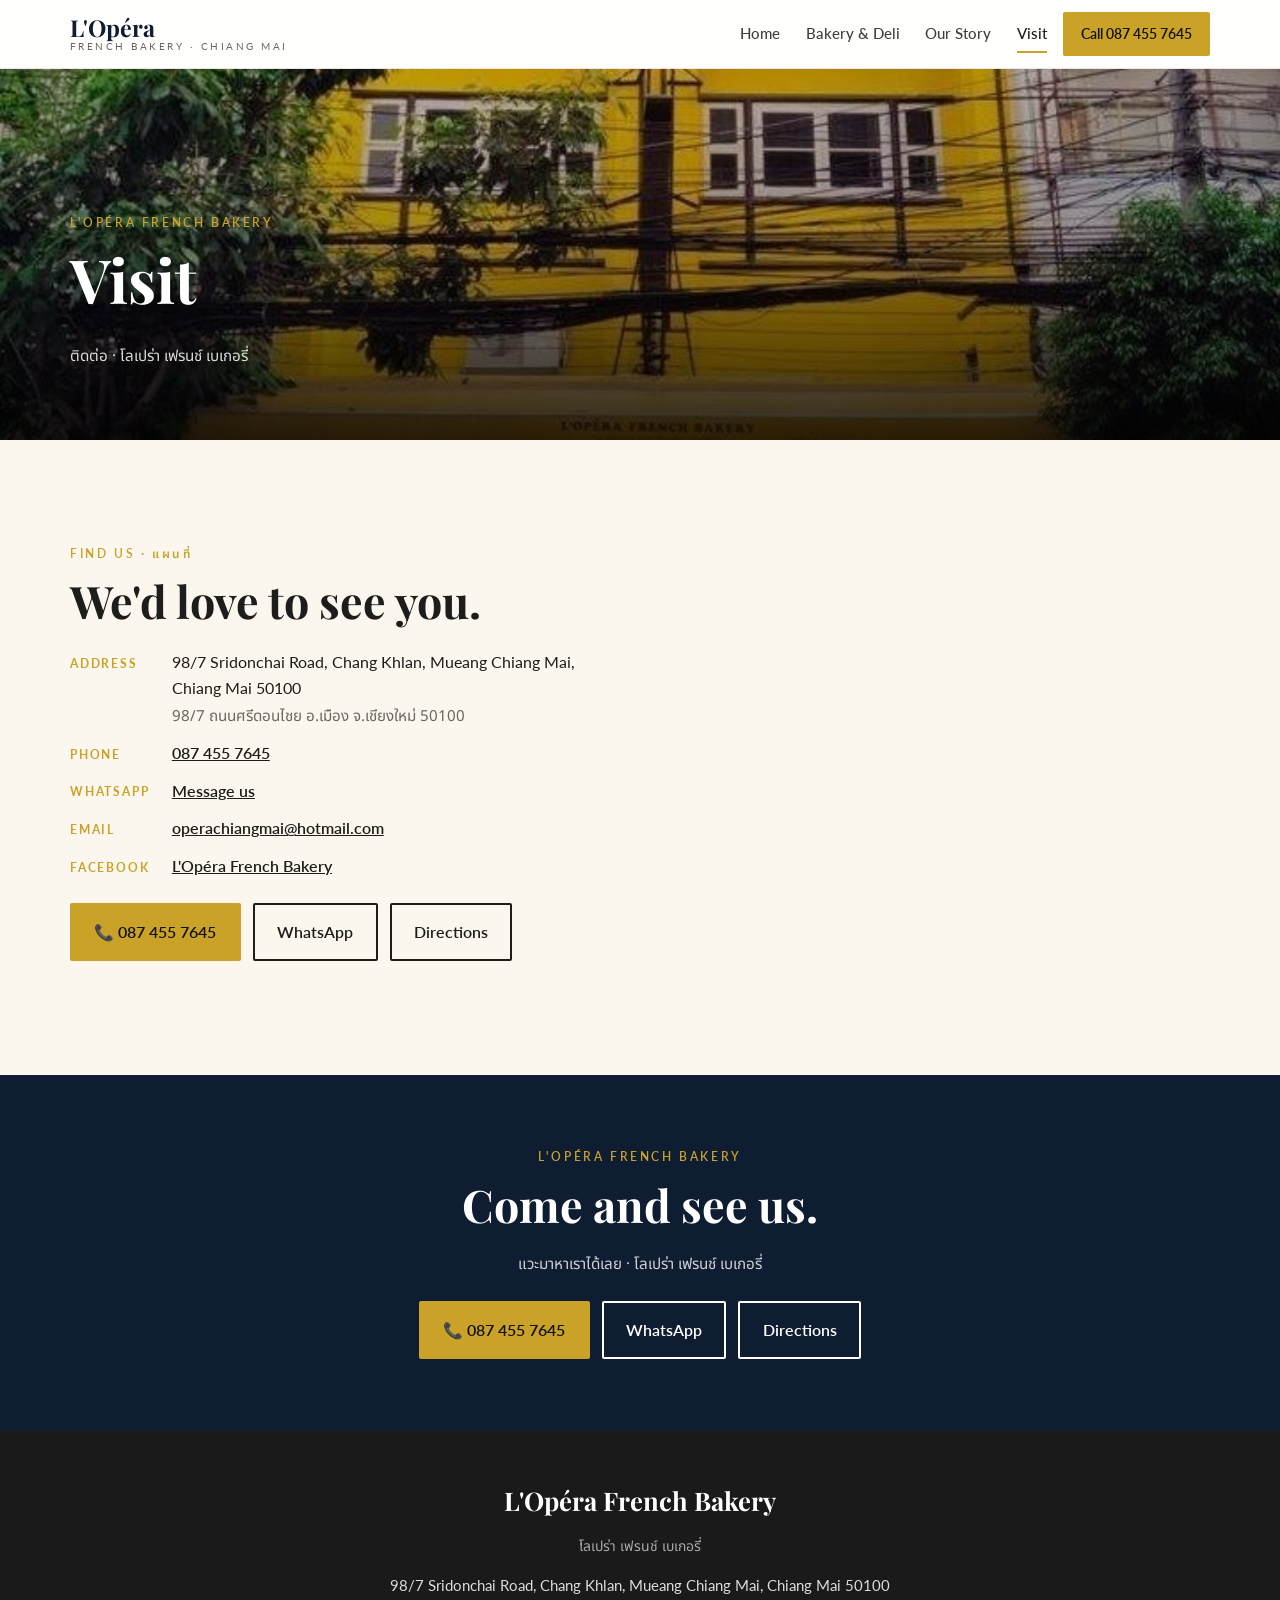
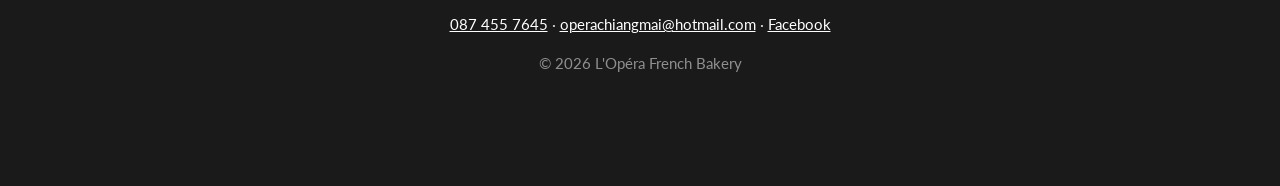
<file: visit.html>
<!doctype html><html lang="en"><head><meta charset="utf-8"><meta name="viewport" content="width=device-width,initial-scale=1">
<title>Visit | L&#x27;Opéra French Bakery</title><meta name="description" content="98/7 Sridonchai Road, Chang Khlan, Mueang Chiang Mai, Chiang Mai 50100"><meta name="theme-color" content="#0f1d33">
<meta property="og:title" content="L&#x27;Opéra French Bakery"><meta property="og:description" content="98/7 Sridonchai Road, Chang Khlan, Mueang Chiang Mai, Chiang Mai 50100"><meta property="og:image" content="assets/images/00.jpg">
<link rel="preconnect" href="https://fonts.googleapis.com"><link rel="preconnect" href="https://fonts.gstatic.com" crossorigin>
<link href="https://fonts.googleapis.com/css2?family=Playfair+Display:wght@400;600;700&family=Lato:wght@300;400;500;600;700&family=Noto+Sans+Thai:wght@400;500&display=swap" rel="stylesheet"><link rel="stylesheet" href="css/styles.css"></head><body>
<header class="nav"><div class="wrap nav-in"><a class="brand" href="index.html"><b>L&#x27;Opéra</b><small>French Bakery · Chiang Mai</small></a>
<nav class="links" id="links"><a href="index.html">Home</a><a href="menu.html">Bakery &amp; Deli</a><a href="about.html">Our Story</a><a href="visit.html" class=on>Visit</a></nav><a class="btn sm" href="tel:0874557645">Call 087 455 7645</a><button class="burger" id="burger" aria-label="Menu"><span></span><span></span><span></span></button></div></header><section class="phero"><img src="assets/images/00.jpg" alt=""><div class="shade"></div><div class="wrap rv"><p class="eyebrow">L&#x27;Opéra French Bakery</p><h1>Visit</h1><p class="th">ติดต่อ · โลเปร่า เฟรนช์ เบเกอรี่</p></div></section>
<section class="s"><div class="wrap two" style="align-items:start"><div class="rv"><p class="eyebrow">Find us · แผนที่</p><h2>We'd love to see you.</h2>
<dl class="info"><dt>Address</dt><dd>98/7 Sridonchai Road, Chang Khlan, Mueang Chiang Mai, Chiang Mai 50100<br><span class="th">98/7 ถนนศรีดอนไชย อ.เมือง จ.เชียงใหม่ 50100</span></dd><dt>Phone</dt><dd><a href="tel:0874557645">087 455 7645</a></dd><dt>WhatsApp</dt><dd><a href="https://wa.me/66874557645">Message us</a></dd><dt>Email</dt><dd><a href="mailto:operachiangmai@hotmail.com">operachiangmai@hotmail.com</a></dd><dt>Facebook</dt><dd><a href="https://www.facebook.com/1518728611749956">L&#x27;Opéra French Bakery</a></dd></dl>
<div class="cta"><a class="btn" href="tel:0874557645">📞 087 455 7645</a><a class="btn ghost" href="https://wa.me/66874557645">WhatsApp</a><a class="btn ghost" href="https://www.google.com/maps/search/?api=1&query=L%27Op%C3%A9ra%20French%20Bakery%2C%2098/7%20Sridonchai%20Road%2C%20Chang%20Khlan%2C%20Mueang%20Chiang%20Mai%2C%20Chiang%20Mai%2050100">Directions</a></div></div><div class="map rv"><iframe title="Map" loading="lazy" src="https://www.google.com/maps?q=L%27Op%C3%A9ra%20French%20Bakery%2C%2098/7%20Sridonchai%20Road%2C%20Chang%20Khlan%2C%20Mueang%20Chiang%20Mai%2C%20Chiang%20Mai%2050100&z=16&output=embed"></iframe></div></div></section><section class="band"><div class="wrap rv"><p class="eyebrow" style="color:var(--b)">L&#x27;Opéra French Bakery</p><h2>Come and see us.</h2><p class="th">แวะมาหาเราได้เลย · โลเปร่า เฟรนช์ เบเกอรี่</p>
<div class="cta"><a class="btn" href="tel:0874557645">📞 087 455 7645</a><a class="btn ghost" style="color:#fff" href="https://wa.me/66874557645">WhatsApp</a><a class="btn ghost" style="color:#fff" href="https://www.google.com/maps/search/?api=1&query=L%27Op%C3%A9ra%20French%20Bakery%2C%2098/7%20Sridonchai%20Road%2C%20Chang%20Khlan%2C%20Mueang%20Chiang%20Mai%2C%20Chiang%20Mai%2050100">Directions</a></div></div></section>
<footer class="foot"><div class="wrap"><b>L&#x27;Opéra French Bakery</b><p class="th">โลเปร่า เฟรนช์ เบเกอรี่</p><p>98/7 Sridonchai Road, Chang Khlan, Mueang Chiang Mai, Chiang Mai 50100</p>
<p><a href="tel:0874557645">087 455 7645</a> · <a href="mailto:operachiangmai@hotmail.com">operachiangmai@hotmail.com</a> · <a href="https://www.facebook.com/1518728611749956">Facebook</a></p><p style="opacity:.6">© 2026 L&#x27;Opéra French Bakery</p></div></footer>
<div class="mbar"><a href="tel:0874557645">📞 Call</a><a href="https://wa.me/66874557645">💬 WhatsApp</a><a href="https://www.google.com/maps/search/?api=1&query=L%27Op%C3%A9ra%20French%20Bakery%2C%2098/7%20Sridonchai%20Road%2C%20Chang%20Khlan%2C%20Mueang%20Chiang%20Mai%2C%20Chiang%20Mai%2050100">📍 Map</a></div>
<div class="lb" id="lb"><button aria-label="Close">×</button><img alt=""><p></p></div><script src="js/main.js"></script></body></html>
</file>
<file: css/styles.css>
:root{--bg:#fbf7ef;--fg:#1d1d1b;--a:#0f1d33;--b:#c9a227;--c:#f3c623;--r:2px;--f1:'Playfair Display',serif;--f2:'Lato',system-ui,sans-serif;--mut:#6b6660;--card:#fff}
*{box-sizing:border-box}html{scroll-behavior:smooth}body{margin:0;background:var(--bg);color:var(--fg);font-family:var(--f2),'Noto Sans Thai',sans-serif;line-height:1.65;-webkit-font-smoothing:antialiased}
img{max-width:100%;display:block}a{color:inherit}.wrap{width:min(100% - 2.5rem,1140px);margin:auto}
h1,h2,h3{font-family:var(--f1);line-height:1.12;margin:0 0 .5em;}h2{font-size:clamp(1.8rem,4vw,2.8rem)}h3{font-size:1.3rem}
.th{font-family:'Noto Sans Thai',var(--f2);color:var(--mut);font-size:.95em}.eyebrow{text-transform:uppercase;letter-spacing:.22em;font-size:.74rem;font-weight:600;color:var(--b);margin:0 0 .8rem}.center{text-align:center}.sub{color:var(--mut);max-width:640px}.center.sub{margin:0 auto 2rem}
.nav{position:sticky;top:0;z-index:40;background:rgba(255,255,255,.88);backdrop-filter:blur(12px);border-bottom:1px solid rgba(0,0,0,.09)}.nav-in{display:flex;align-items:center;gap:1rem;height:68px}
.brand{text-decoration:none;display:flex;flex-direction:column;line-height:1;margin-right:auto}.brand b{font-family:var(--f1);font-size:1.45rem;color:var(--a);}.brand small{font-size:.62rem;letter-spacing:.25em;text-transform:uppercase;color:var(--mut);margin-top:3px}
.links{display:flex;gap:1.6rem}.links a{text-decoration:none;font-weight:500;font-size:.93rem;opacity:.85;padding:6px 0;border-bottom:2px solid transparent}.links a:hover,.links a.on{opacity:1;border-color:var(--b)}
.btn{display:inline-flex;align-items:center;gap:.4rem;text-decoration:none;font-weight:600;padding:.85rem 1.4rem;border-radius:var(--r);background:var(--b);color:#111;border:2px solid var(--b);transition:.25s}.btn:hover{transform:translateY(-2px);filter:brightness(1.07)}.btn.ghost{background:transparent;color:inherit;border-color:currentColor}.btn.sm{padding:.55rem 1rem;font-size:.85rem}.btn.alt{background:var(--a);border-color:var(--a);color:#fff}
.burger{display:none;background:none;border:0;width:40px;height:40px;cursor:pointer;color:inherit}.burger span{display:block;height:2px;background:currentColor;margin:7px 6px;transition:.3s}
@media(max-width:860px){.links{position:fixed;inset:68px 0 auto 0;flex-direction:column;gap:0;background:var(--bg);padding:.5rem 1.25rem 1.25rem;transform:translateY(-140%);transition:.35s;box-shadow:0 20px 40px rgba(0,0,0,.2)}.links.open{transform:none}.links a{padding:14px 0;border-bottom:1px solid rgba(0,0,0,.09);font-size:1.05rem}.burger{display:block}.nav .btn.sm{display:none}}
.hero{position:relative;color:#fff;overflow:hidden}.hero .bgimg{position:absolute;inset:0;width:100%;height:100%;object-fit:cover;animation:kb 18s ease-out both}@keyframes kb{from{transform:scale(1.12)}to{transform:scale(1)}}
.hero .shade{position:absolute;inset:0;background:linear-gradient(180deg,rgba(0,0,0,.25) 0%,rgba(0,0,0,.35) 45%,rgba(0,0,0,.82) 100%)}.hero-in{position:relative;padding:clamp(7rem,22vh,12rem) 0 4.5rem;max-width:760px}.hero:not(.split):not(.framed){min-height:clamp(560px,88vh,820px);display:flex;align-items:flex-end}.hero h1{font-size:clamp(2.4rem,7vw,4.6rem);margin-bottom:.4rem}.hero .lead{font-size:1.12rem;opacity:.92;max-width:600px}.hero .th{color:rgba(255,255,255,.85);font-size:1.05rem;margin:.2rem 0 1.2rem}
.cta{display:flex;flex-wrap:wrap;gap:.75rem;margin-top:1.5rem}.badges{display:flex;flex-wrap:wrap;gap:.5rem;margin-top:1.8rem}.badges span{font-size:.8rem;padding:.4rem .8rem;border-radius:99px;background:rgba(255,255,255,.14);border:1px solid rgba(255,255,255,.28);backdrop-filter:blur(6px)}
.hero.split{color:var(--fg);background:var(--c)}.hero.split .grid2{display:grid;grid-template-columns:1.05fr 1fr;align-items:center;gap:3rem;min-height:clamp(560px,82vh,760px);padding:3rem 0}.hero.split .hero-in{padding:0}.hero.split .th{color:var(--mut)}.hero.split .badges span{background:var(--bg);border-color:rgba(0,0,0,.09);color:var(--fg)}
.hero.split .pic{position:relative;height:clamp(420px,70vh,620px)}.hero.split .pic img{position:absolute;object-fit:cover;border-radius:var(--r);box-shadow:0 30px 60px rgba(0,0,0,.18)}.hero.split .pic .p1{inset:0 18% 12% 0;width:82%;height:88%}.hero.split .pic .p2{right:0;bottom:0;width:46%;height:46%;border:6px solid var(--c)}
.hero.framed{background:var(--a);padding:1.2rem}.hero.framed .frame{position:relative;border:1px solid var(--b);min-height:clamp(560px,86vh,820px);display:flex;align-items:flex-end;overflow:hidden}.hero.framed .hero-in{padding:6rem 2rem 3.5rem}
@media(max-width:860px){.hero.split .grid2{grid-template-columns:1fr;gap:2rem;min-height:0;padding:2rem 0 3rem}.hero.split .pic{min-height:340px;order:-1}.hero.framed{padding:.6rem}.hero.framed .hero-in{padding:5rem 1.2rem 2.5rem}}
section.s{padding:clamp(4rem,9vw,6.5rem) 0}.alt{background:var(--c)}.two{display:grid;grid-template-columns:1fr 1fr;gap:clamp(2rem,5vw,4.5rem);align-items:center}.feats.ov .feat{position:relative;aspect-ratio:3/4;box-shadow:none}.feats.ov .feat img{position:absolute;inset:0;height:100%;aspect-ratio:auto}.feats.ov .feat div{position:absolute;inset:auto 0 0 0;padding:4rem 1.3rem 1.3rem;background:linear-gradient(transparent,rgba(0,0,0,.88));color:#fff}.feats.ov .feat p{color:#ddd}
@media(max-width:860px){.feats.ov .feat{aspect-ratio:4/3}.two{grid-template-columns:1fr}}
.stack{position:relative;min-height:440px}.stack img{position:absolute;object-fit:cover;border-radius:var(--r);box-shadow:0 24px 50px rgba(0,0,0,.2)}.stack .a1{left:0;top:0;width:72%;height:80%}.stack .a2{right:0;bottom:0;width:52%;height:56%;border:6px solid var(--bg)}
.ticks{list-style:none;padding:0;margin:1.2rem 0 0}.ticks li{padding:.45rem 0 .45rem 1.8rem;position:relative}.ticks li:before{content:'';position:absolute;left:0;top:.95rem;width:10px;height:10px;border-radius:50%;background:var(--b)}
.feats{display:grid;grid-template-columns:repeat(auto-fit,minmax(240px,1fr));gap:1.2rem}.feat{background:var(--card);border-radius:var(--r);overflow:hidden;box-shadow:0 10px 30px rgba(0,0,0,.08);transition:.3s}.feat:hover{transform:translateY(-5px)}.feat img{width:100%;aspect-ratio:4/3;object-fit:cover}.feat div{padding:1.1rem 1.25rem 1.3rem}.feat p{margin:0;color:var(--mut);font-size:.95rem}.feat h3{margin-bottom:.15rem}
.strip{display:grid;grid-template-columns:2fr 1fr 1fr;grid-auto-rows:220px;gap:10px}.strip a:first-child{grid-row:span 2}.strip img{width:100%;height:100%;object-fit:cover;border-radius:var(--r);transition:.4s}.strip a{overflow:hidden;border-radius:var(--r)}.strip a:hover img{transform:scale(1.06)}@media(max-width:700px){.strip{grid-template-columns:1fr 1fr;grid-auto-rows:150px}}
.quotes{display:grid;grid-template-columns:repeat(auto-fit,minmax(260px,1fr));gap:1.2rem}.quotes blockquote{margin:0;padding:1.6rem;background:var(--card);border-radius:var(--r);border-top:3px solid var(--b);font-family:var(--f1);font-size:1.15rem;font-style:italic}.quotes cite{display:block;margin-top:.8rem;font-family:var(--f2);font-style:normal;font-size:.8rem;color:var(--mut);letter-spacing:.1em;text-transform:uppercase}
.band{background:var(--a);color:#fff;text-align:center;padding:4.5rem 0}.band h2{color:#fff}.band .th{color:rgba(255,255,255,.8)}.band .cta{justify-content:center}
.phero{position:relative;color:#fff;padding:9rem 0 3.5rem;overflow:hidden}.phero img{position:absolute;inset:0;width:100%;height:100%;object-fit:cover}.phero .shade{position:absolute;inset:0;background:linear-gradient(180deg,rgba(0,0,0,.25) 0%,rgba(0,0,0,.35) 45%,rgba(0,0,0,.82) 100%)}.phero .wrap{position:relative}.phero h1{font-size:clamp(2.2rem,6vw,3.8rem)}.phero .th{color:rgba(255,255,255,.85)}
.menu{display:grid;grid-template-columns:repeat(auto-fit,minmax(300px,1fr));gap:1.4rem}.mcard{background:var(--card);padding:1.8rem;border-radius:var(--r);box-shadow:0 8px 24px rgba(0,0,0,.06);border-left:4px solid var(--b)}.mcard h3{margin:0}.mcard .th{margin:0 0 .8rem}.mcard ul{list-style:none;padding:0;margin:0}.mcard li{padding:.55rem 0;border-bottom:1px dashed rgba(0,0,0,.09)}.mcard li:last-child{border:0}
.note{font-size:.9rem;color:var(--mut);text-align:center;margin-top:2rem}
.gal{columns:3 260px;column-gap:10px}.gal a{display:block;margin-bottom:10px;border-radius:var(--r);overflow:hidden;break-inside:avoid}.gal img{width:100%;transition:.4s}.gal a:hover img{transform:scale(1.04)}
.lb{position:fixed;inset:0;background:rgba(0,0,0,.92);display:none;align-items:center;justify-content:center;z-index:99;padding:1rem}.lb.on{display:flex}.lb img{max-height:86vh;max-width:94vw;border-radius:6px}.lb p{position:absolute;bottom:1.2rem;color:#fff;width:100%;text-align:center}.lb button{position:absolute;top:1rem;right:1rem;background:none;border:0;color:#fff;font-size:2.2rem;cursor:pointer}
dl.info{display:grid;grid-template-columns:auto 1fr;gap:.7rem 1.4rem;margin:1.4rem 0}dl.info dt{font-weight:700;color:var(--b);text-transform:uppercase;font-size:.75rem;letter-spacing:.15em;padding-top:.3rem}dl.info dd{margin:0}dl.info a{color:inherit;font-weight:600}
.hours{width:100%;border-collapse:collapse;margin:1rem 0}.hours td{padding:.7rem 0;border-bottom:1px solid rgba(0,0,0,.09)}.hours td:last-child{text-align:right;font-weight:600}
.map iframe{width:100%;height:420px;border:0;border-radius:var(--r);filter:none}
.foot{background:#1a1a1a;color:#ddd;padding:3rem 0 6rem;text-align:center;font-size:.92rem}.foot b{font-family:var(--f1);font-size:1.6rem;color:#fff;}.foot a{color:#fff}.foot .th{color:#aaa}
.mbar{position:fixed;left:0;right:0;bottom:0;display:none;z-index:50;background:var(--a);box-shadow:0 -6px 20px rgba(0,0,0,.2)}.mbar a{flex:1;text-align:center;color:#fff;text-decoration:none;font-weight:600;padding:14px 4px;font-size:.92rem}.mbar a+a{border-left:1px solid rgba(255,255,255,.18)}@media(max-width:860px){.mbar{display:flex}}
.rv{opacity:0;transform:translateY(26px);transition:opacity .8s ease,transform .8s ease}.rv.in{opacity:1;transform:none}
</file>
